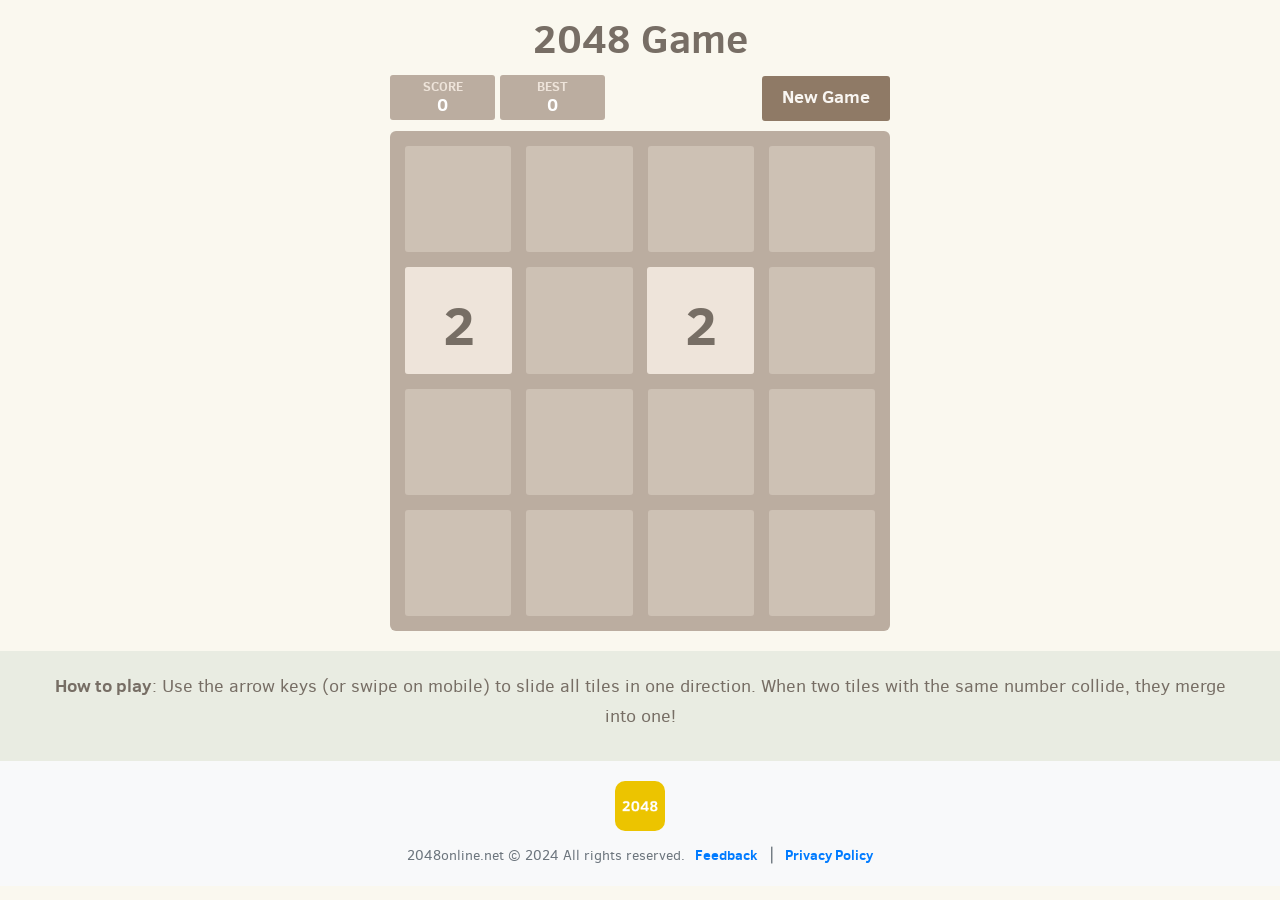
<file: index.html>
﻿<!DOCTYPE html>
<html lang="en">
<head>
    <meta charset="utf-8">
    <title>2048 online Game - Just for fun</title>

    <link href="style/main.css" rel="stylesheet" type="text/css">
    <link rel="shortcut icon" href="favicon.ico">
    <link rel="apple-touch-icon" href="meta/apple-touch-icon.png">
    <link rel="apple-touch-startup-image" href="meta/apple-touch-startup-image-640x1096.png" media="(device-width: 320px) and (device-height: 568px) and (-webkit-device-pixel-ratio: 2)"> <!-- iPhone 5+ -->
    <link rel="apple-touch-startup-image" href="meta/apple-touch-startup-image-640x920.png" media="(device-width: 320px) and (device-height: 480px) and (-webkit-device-pixel-ratio: 2)"> <!-- iPhone, retina -->
    <meta name="apple-mobile-web-app-capable" content="yes">
    <meta name="apple-mobile-web-app-status-bar-style" content="black">
    <meta name="description" content="Play 2048 game online. Join the numbers and get to the 2048 tile. Free game for fun!">
    <meta name="HandheldFriendly" content="True">
    <meta name="MobileOptimized" content="320">
    <meta name="viewport" content="width=device-width, target-densitydpi=160dpi, initial-scale=1.0, maximum-scale=1, user-scalable=no, minimal-ui">
    <meta property="og:title" content="2048 online Game - Just for fun">
    <meta property="og:description" content="Play 2048 game online. Join the numbers and get to the 2048 tile. Free game for fun!">
    <script defer data-domain="2048online.net" src="https://plausible.io/js/script.js"></script>
</head>
 
<body>
    <div class="container">
        <div class="heading">
            <h1 class="title" >2048 Game</h1>
        </div>

        <div class="above-game">
            <div class="scores-container">
                <div class="score-container">0</div>
                <div class="best-container">0</div>
            </div>
            <a class="restart-button">New Game</a>
        </div>

        <div class="game-container">
            <div class="game-message">
                <p></p>
                <div class="lower">
                    <a class="keep-playing-button">Keep going</a>
                    <a class="retry-button">Try again!</a>
                </div>
            </div>

            <div class="grid-container">
                <div class="grid-row">
                    <div class="grid-cell"></div>
                    <div class="grid-cell"></div>
                    <div class="grid-cell"></div>
                    <div class="grid-cell"></div>
                </div>
                <div class="grid-row">
                    <div class="grid-cell"></div>
                    <div class="grid-cell"></div>
                    <div class="grid-cell"></div>
                    <div class="grid-cell"></div>
                </div>
                <div class="grid-row">
                    <div class="grid-cell"></div>
                    <div class="grid-cell"></div>
                    <div class="grid-cell"></div>
                    <div class="grid-cell"></div>
                </div>
                <div class="grid-row">
                    <div class="grid-cell"></div>
                    <div class="grid-cell"></div>
                    <div class="grid-cell"></div>
                    <div class="grid-cell"></div>
                </div>
            </div>

            <div class="tile-container">

            </div>
        </div>
    </div>

    <section class="howtoplay">

        <P><strong>How to play</strong>: Use the arrow keys (or swipe on mobile) to slide all tiles in one direction. When two tiles with the same number collide, they merge into one!
        </p>
    </section>
    <div class="footer-container">
    <footer class="footer">
        <div class="footer-top">
            <a class="footer-logo" href="/">
                <img id="footer-logo-img"  src="meta/apple-touch-icon.png" alt="2048 - Online Game" height="50">
            </a>
        </div>
        <div class="footer-bottom">
            <div class="footer-copir">2048online.net © 2024 All rights reserved.</div>
            <ul class="footer-links">
                <li><a href="mailto:young4uever@gmail.com?subject=2048online">Feedback</a></li>
                <li><a href="/pp.html">Privacy Policy</a></li>
            </ul>
        </div>
    </footer>
    </div>

    <script src="js/bind_polyfill.js"></script>
    <script src="js/classlist_polyfill.js"></script>
    <script src="js/animframe_polyfill.js"></script>
    <script src="js/keyboard_input_manager.js"></script>
    <script src="js/html_actuator.js"></script>
    <script src="js/grid.js"></script>
    <script src="js/tile.js"></script>
    <script src="js/local_storage_manager.js"></script>
    <script src="js/game_manager.js"></script>
    <script src="js/application.js"></script>


</body>
</html>
</file>
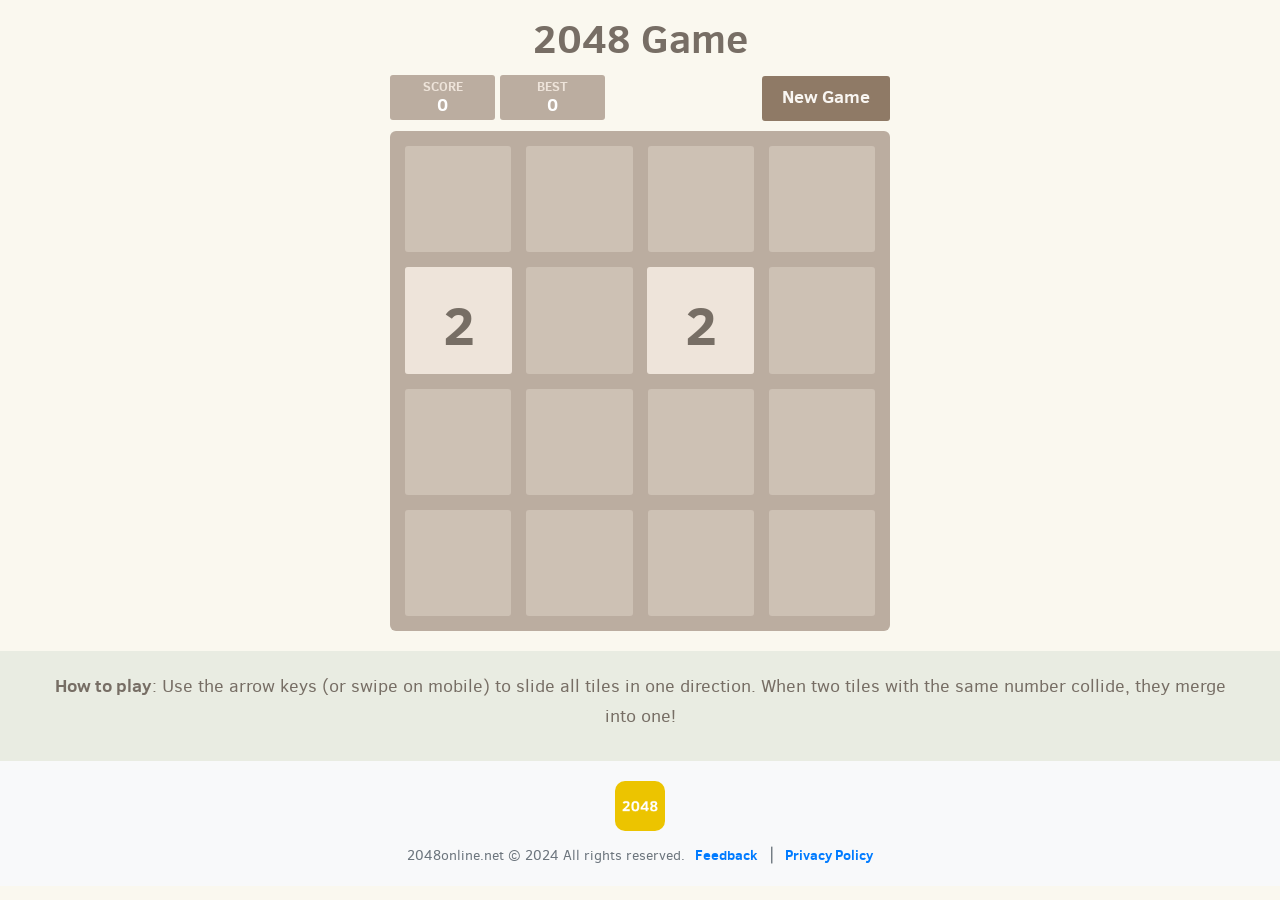
<file: 2048/index.html>
﻿<!DOCTYPE html>
<html lang="en">
<head>
    <meta charset="utf-8">
    <title>2048 online Game - Just for fun</title>

    <link href="style/main.css" rel="stylesheet" type="text/css">
    <link rel="shortcut icon" href="favicon.ico">
    <link rel="apple-touch-icon" href="meta/apple-touch-icon.png">
    <link rel="apple-touch-startup-image" href="meta/apple-touch-startup-image-640x1096.png" media="(device-width: 320px) and (device-height: 568px) and (-webkit-device-pixel-ratio: 2)"> <!-- iPhone 5+ -->
    <link rel="apple-touch-startup-image" href="meta/apple-touch-startup-image-640x920.png" media="(device-width: 320px) and (device-height: 480px) and (-webkit-device-pixel-ratio: 2)"> <!-- iPhone, retina -->
    <meta name="apple-mobile-web-app-capable" content="yes">
    <meta name="apple-mobile-web-app-status-bar-style" content="black">
    <meta name="description" content="Play 2048 game online. Join the numbers and get to the 2048 tile. Free game for fun!">
    <meta name="HandheldFriendly" content="True">
    <meta name="MobileOptimized" content="320">
    <meta name="viewport" content="width=device-width, target-densitydpi=160dpi, initial-scale=1.0, maximum-scale=1, user-scalable=no, minimal-ui">
    <meta property="og:title" content="2048 online Game - Just for fun">
    <meta property="og:description" content="Play 2048 game online. Join the numbers and get to the 2048 tile. Free game for fun!">
    <script defer data-domain="2048online.net" src="https://plausible.io/js/script.js"></script>
</head>
 
<body>
    <div class="container">
        <div class="heading">
            <h1 class="title" >2048 Game</h1>
        </div>

        <div class="above-game">
            <div class="scores-container">
                <div class="score-container">0</div>
                <div class="best-container">0</div>
            </div>
            <a class="restart-button">New Game</a>
        </div>

        <div class="game-container">
            <div class="game-message">
                <p></p>
                <div class="lower">
                    <a class="keep-playing-button">Keep going</a>
                    <a class="retry-button">Try again!</a>
                </div>
            </div>

            <div class="grid-container">
                <div class="grid-row">
                    <div class="grid-cell"></div>
                    <div class="grid-cell"></div>
                    <div class="grid-cell"></div>
                    <div class="grid-cell"></div>
                </div>
                <div class="grid-row">
                    <div class="grid-cell"></div>
                    <div class="grid-cell"></div>
                    <div class="grid-cell"></div>
                    <div class="grid-cell"></div>
                </div>
                <div class="grid-row">
                    <div class="grid-cell"></div>
                    <div class="grid-cell"></div>
                    <div class="grid-cell"></div>
                    <div class="grid-cell"></div>
                </div>
                <div class="grid-row">
                    <div class="grid-cell"></div>
                    <div class="grid-cell"></div>
                    <div class="grid-cell"></div>
                    <div class="grid-cell"></div>
                </div>
            </div>

            <div class="tile-container">

            </div>
        </div>
    </div>

    <section class="howtoplay">

        <P><strong>How to play</strong>: Use the arrow keys (or swipe on mobile) to slide all tiles in one direction. When two tiles with the same number collide, they merge into one!
        </p>
    </section>
    <div class="footer-container">
    <footer class="footer">
        <div class="footer-top">
            <a class="footer-logo" href="./">
                <img id="footer-logo-img"  src="meta/apple-touch-icon.png" alt="2048 - Online Game" height="50">
            </a>
        </div>
        <div class="footer-bottom">
            <div class="footer-copir">2048online.net © 2024 All rights reserved.</div>
            <ul class="footer-links">
                <li><a href="mailto:young4uever@gmail.com?subject=2048online">Feedback</a></li>
                <li><a href="pp.html">Privacy Policy</a></li>
            </ul>
        </div>
    </footer>
    </div>

    <script src="js/bind_polyfill.js"></script>
    <script src="js/classlist_polyfill.js"></script>
    <script src="js/animframe_polyfill.js"></script>
    <script src="js/keyboard_input_manager.js"></script>
    <script src="js/html_actuator.js"></script>
    <script src="js/grid.js"></script>
    <script src="js/tile.js"></script>
    <script src="js/local_storage_manager.js"></script>
    <script src="js/game_manager.js"></script>
    <script src="js/application.js"></script>


</body>
</html>
</file>
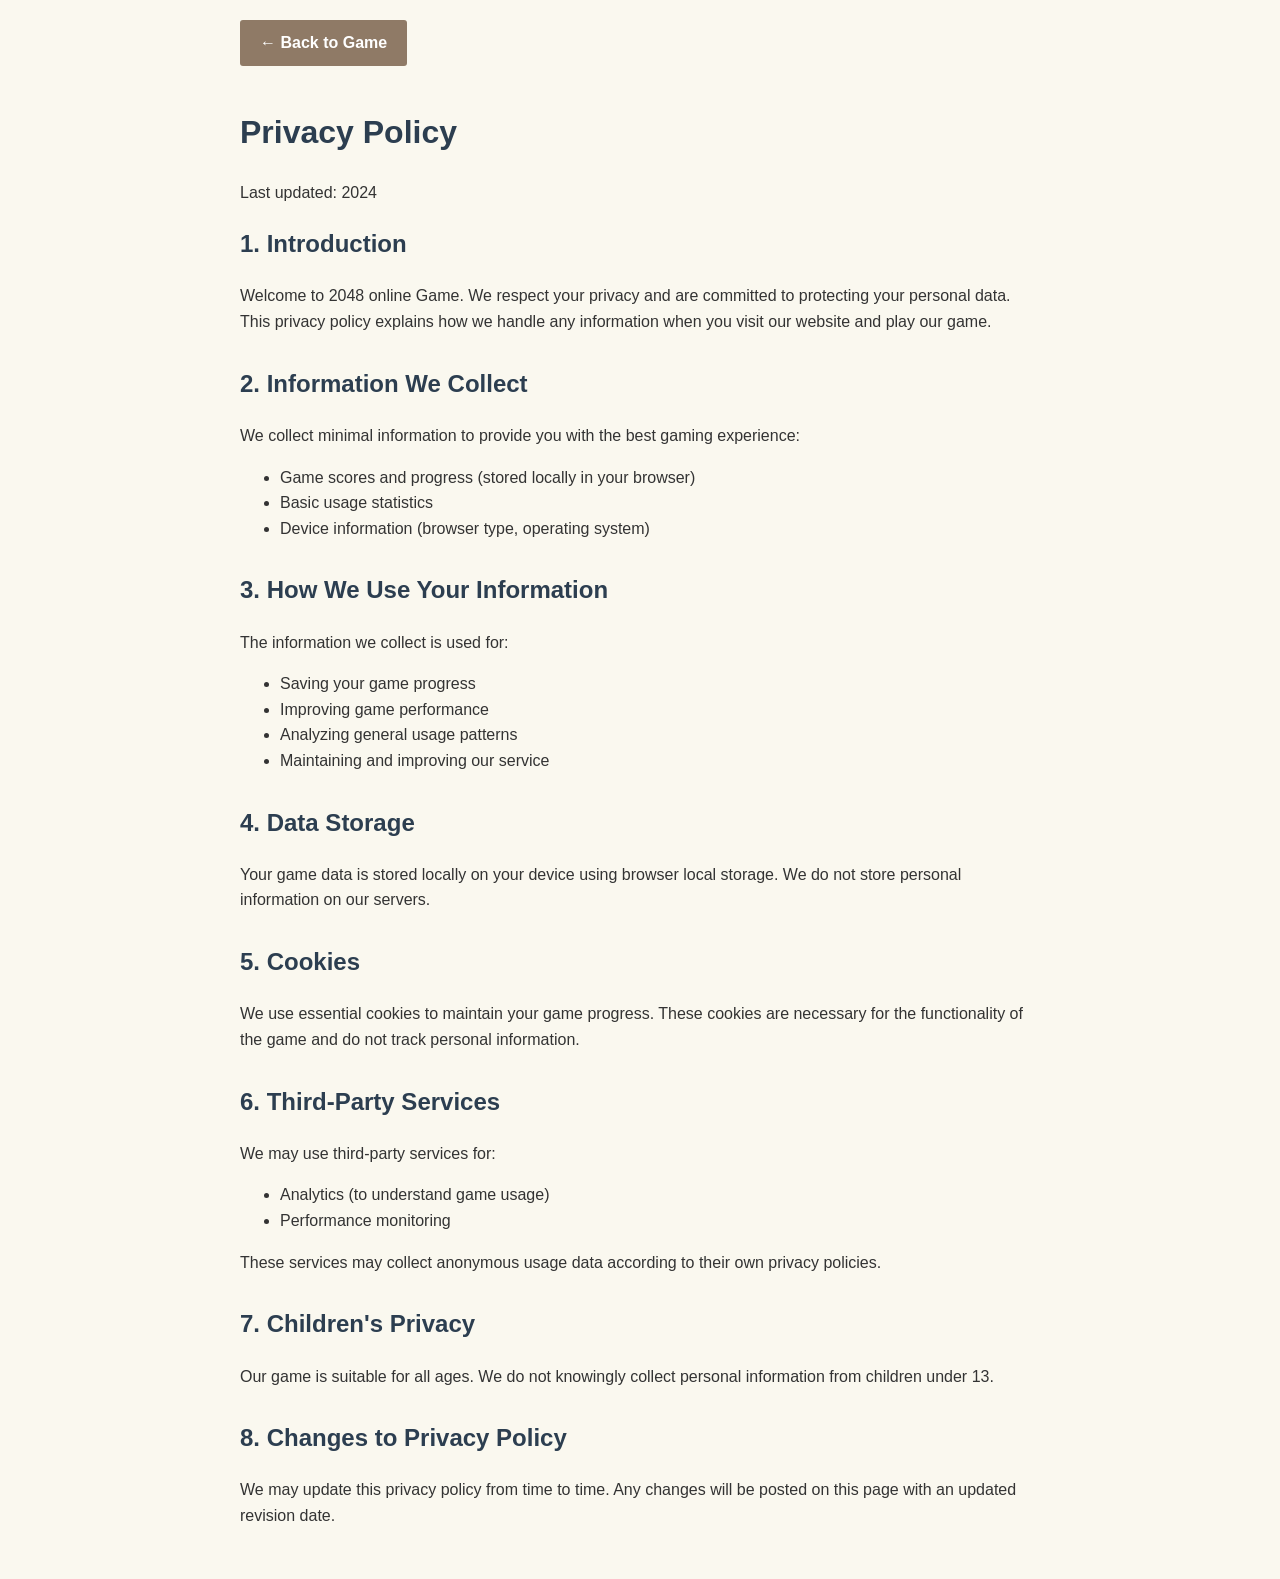
<file: pp.html>
<!DOCTYPE html>
<html lang="en">
  <head>
    <meta charset="UTF-8" />
    <meta name="viewport" content="width=device-width, initial-scale=1.0" />
    <title>Privacy Policy - 2048 online Game</title>
    <style>
      body {
        font-family: Arial, sans-serif;
        line-height: 1.6;
        max-width: 800px;
        margin: 0 auto;
        padding: 20px;
        color: #333;
        background-color: #faf8ef;
      }
      h1,
      h2 {
        color: #2c3e50;
      }
      .section {
        margin-bottom: 30px;
      }
      .back-button {
        display: inline-block;
        padding: 10px 20px;
        background-color: #8f7a66;
        color: white;
        text-decoration: none;
        border-radius: 3px;
        margin-bottom: 20px;
        font-weight: bold;
      }
      .back-button:hover {
        background-color: #7f6a56;
      }
    </style>
  </head>
  <body>
    <a href="/" class="back-button">← Back to Game</a>

    <h1>Privacy Policy</h1>
    <p>Last updated: 2024</p>

    <div class="section">
      <h2>1. Introduction</h2>
      <p>
        Welcome to 2048 online Game. We respect your privacy and are committed
        to protecting your personal data. This privacy policy explains how we
        handle any information when you visit our website and play our game.
      </p>
    </div>

    <div class="section">
      <h2>2. Information We Collect</h2>
      <p>
        We collect minimal information to provide you with the best gaming
        experience:
      </p>
      <ul>
        <li>Game scores and progress (stored locally in your browser)</li>
        <li>Basic usage statistics</li>
        <li>Device information (browser type, operating system)</li>
      </ul>
    </div>

    <div class="section">
      <h2>3. How We Use Your Information</h2>
      <p>The information we collect is used for:</p>
      <ul>
        <li>Saving your game progress</li>
        <li>Improving game performance</li>
        <li>Analyzing general usage patterns</li>
        <li>Maintaining and improving our service</li>
      </ul>
    </div>

    <div class="section">
      <h2>4. Data Storage</h2>
      <p>
        Your game data is stored locally on your device using browser local
        storage. We do not store personal information on our servers.
      </p>
    </div>

    <div class="section">
      <h2>5. Cookies</h2>
      <p>
        We use essential cookies to maintain your game progress. These cookies
        are necessary for the functionality of the game and do not track
        personal information.
      </p>
    </div>

    <div class="section">
      <h2>6. Third-Party Services</h2>
      <p>We may use third-party services for:</p>
      <ul>
        <li>Analytics (to understand game usage)</li>
        <li>Performance monitoring</li>
      </ul>
      <p>
        These services may collect anonymous usage data according to their own
        privacy policies.
      </p>
    </div>

    <div class="section">
      <h2>7. Children's Privacy</h2>
      <p>
        Our game is suitable for all ages. We do not knowingly collect personal
        information from children under 13.
      </p>
    </div>

    <div class="section">
      <h2>8. Changes to Privacy Policy</h2>
      <p>
        We may update this privacy policy from time to time. Any changes will be
        posted on this page with an updated revision date.
      </p>
    </div>
  </body>
</html>
</file>
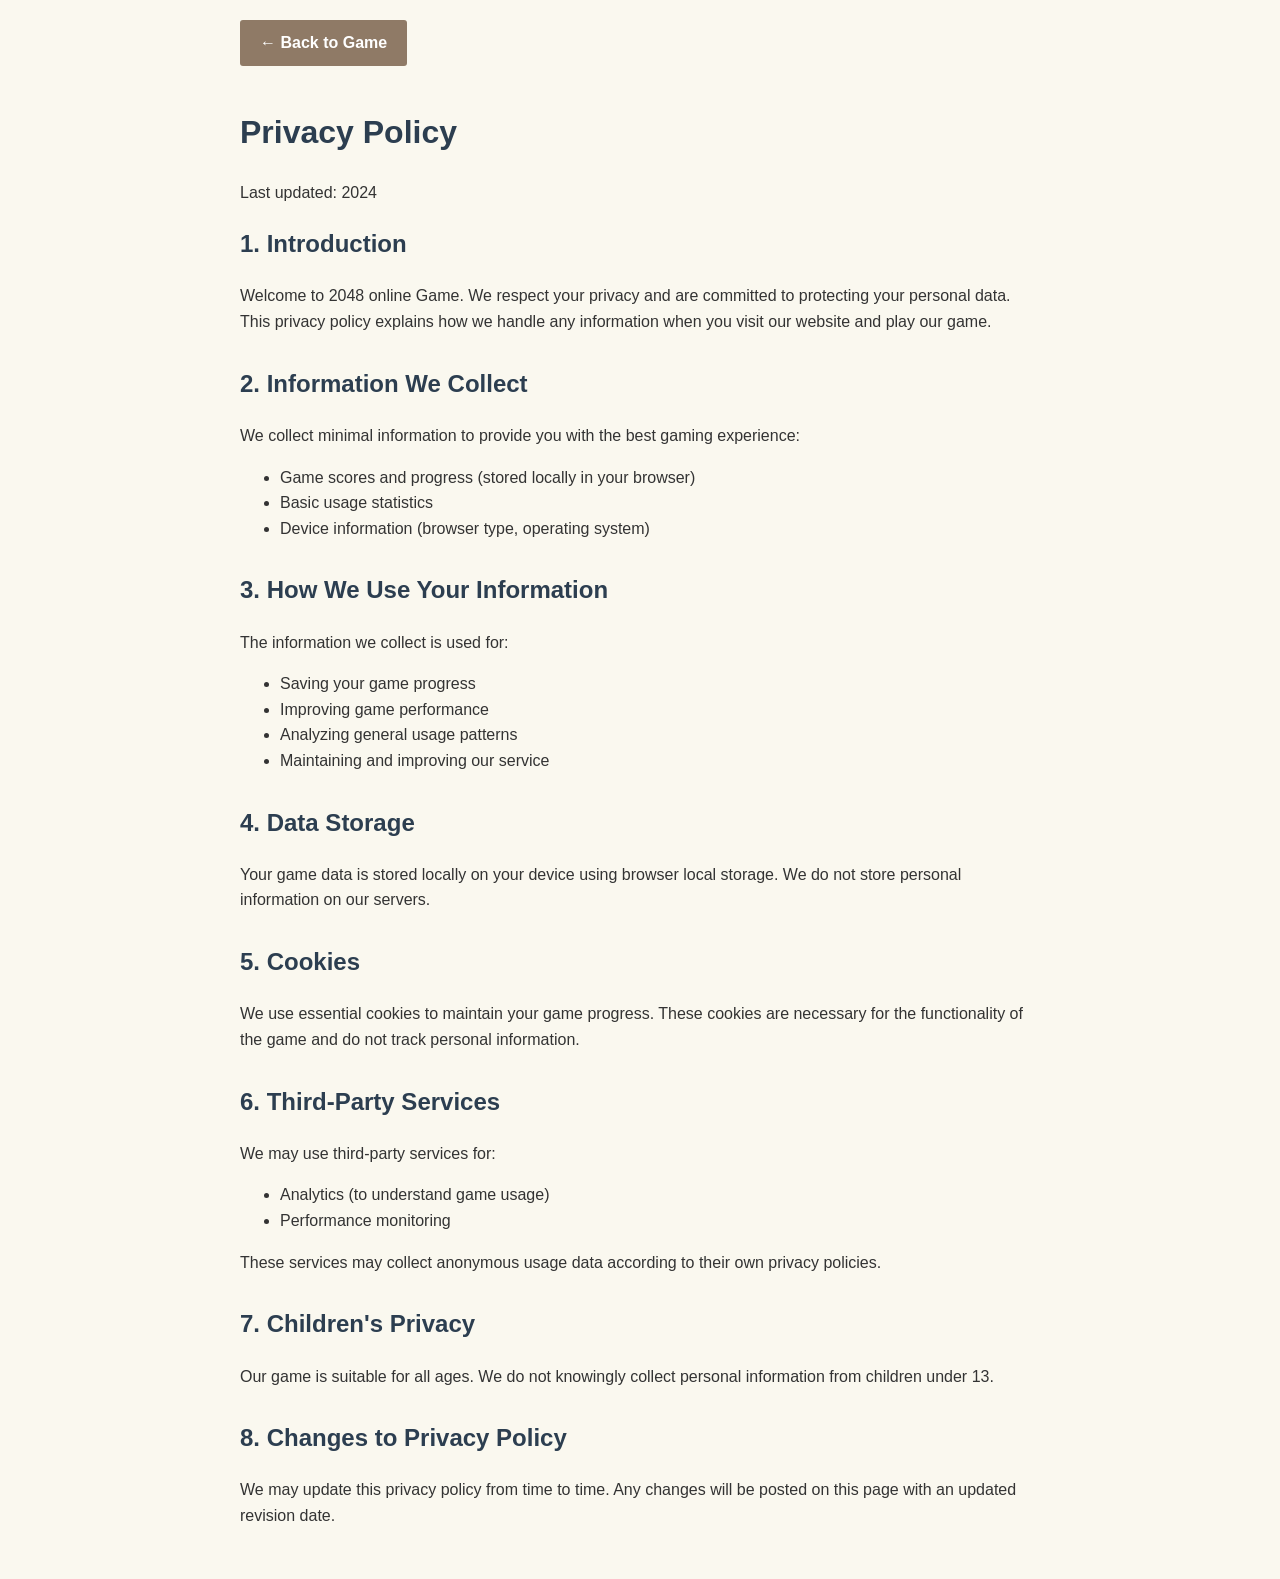
<file: 2048/pp.html>
<!DOCTYPE html>
<html lang="en">
  <head>
    <meta charset="UTF-8" />
    <meta name="viewport" content="width=device-width, initial-scale=1.0" />
    <title>Privacy Policy - 2048 online Game</title>
    <style>
      body {
        font-family: Arial, sans-serif;
        line-height: 1.6;
        max-width: 800px;
        margin: 0 auto;
        padding: 20px;
        color: #333;
        background-color: #faf8ef;
      }
      h1,
      h2 {
        color: #2c3e50;
      }
      .section {
        margin-bottom: 30px;
      }
      .back-button {
        display: inline-block;
        padding: 10px 20px;
        background-color: #8f7a66;
        color: white;
        text-decoration: none;
        border-radius: 3px;
        margin-bottom: 20px;
        font-weight: bold;
      }
      .back-button:hover {
        background-color: #7f6a56;
      }
    </style>
  </head>
  <body>
    <a href="./" class="back-button">← Back to Game</a>

    <h1>Privacy Policy</h1>
    <p>Last updated: 2024</p>

    <div class="section">
      <h2>1. Introduction</h2>
      <p>
        Welcome to 2048 online Game. We respect your privacy and are committed
        to protecting your personal data. This privacy policy explains how we
        handle any information when you visit our website and play our game.
      </p>
    </div>

    <div class="section">
      <h2>2. Information We Collect</h2>
      <p>
        We collect minimal information to provide you with the best gaming
        experience:
      </p>
      <ul>
        <li>Game scores and progress (stored locally in your browser)</li>
        <li>Basic usage statistics</li>
        <li>Device information (browser type, operating system)</li>
      </ul>
    </div>

    <div class="section">
      <h2>3. How We Use Your Information</h2>
      <p>The information we collect is used for:</p>
      <ul>
        <li>Saving your game progress</li>
        <li>Improving game performance</li>
        <li>Analyzing general usage patterns</li>
        <li>Maintaining and improving our service</li>
      </ul>
    </div>

    <div class="section">
      <h2>4. Data Storage</h2>
      <p>
        Your game data is stored locally on your device using browser local
        storage. We do not store personal information on our servers.
      </p>
    </div>

    <div class="section">
      <h2>5. Cookies</h2>
      <p>
        We use essential cookies to maintain your game progress. These cookies
        are necessary for the functionality of the game and do not track
        personal information.
      </p>
    </div>

    <div class="section">
      <h2>6. Third-Party Services</h2>
      <p>We may use third-party services for:</p>
      <ul>
        <li>Analytics (to understand game usage)</li>
        <li>Performance monitoring</li>
      </ul>
      <p>
        These services may collect anonymous usage data according to their own
        privacy policies.
      </p>
    </div>

    <div class="section">
      <h2>7. Children's Privacy</h2>
      <p>
        Our game is suitable for all ages. We do not knowingly collect personal
        information from children under 13.
      </p>
    </div>

    <div class="section">
      <h2>8. Changes to Privacy Policy</h2>
      <p>
        We may update this privacy policy from time to time. Any changes will be
        posted on this page with an updated revision date.
      </p>
    </div>
  </body>
</html>
</file>
<file: style/main.css>
﻿@import url(fonts/clear-sans.css);
html, body {
  margin: 0;
  padding: 0;
  background: #faf8ef;
  color: #776e65;
  font-family: "Clear Sans", "Helvetica Neue", Arial, sans-serif;
  font-size: 18px; }

body {
  margin: 10px 0; }

h1.title {
  font-size: 40px;
  font-weight: bold;
  text-align: center;
  margin: 10px 0;
  display: block;}

@-webkit-keyframes move-up {
  0% {
    top: 25px;
    opacity: 1; }

  100% {
    top: -50px;
    opacity: 0; } }
@-moz-keyframes move-up {
  0% {
    top: 25px;
    opacity: 1; }

  100% {
    top: -50px;
    opacity: 0; } }
@keyframes move-up {
  0% {
    top: 25px;
    opacity: 1; }

  100% {
    top: -50px;
    opacity: 0; } } 
    
.scores-container {
  float: left;
  text-align: right; }

.score-container, .best-container {
  position: relative;
  display: inline-block;
  background: #bbada0;
  padding: 10px 30px;
  font-size: 18px;
  height: 25px;
  width: 45px;
  line-height: 40px;
  font-weight: bold;
  border-radius: 3px;
  color: white;
  margin-top: -1px;
  text-align: center; }
  .score-container:after, .best-container:after {
    position: absolute;
    width: 100%;
    top: 5px;
    left: 0;
    text-transform: uppercase;
    font-size: 13px;
    line-height: 13px;
    text-align: center;
    color: #eee4da; }
  .score-container .score-addition, .best-container .score-addition {
    position: absolute;
    right: 30px;
    color: red;
    font-size: px;
    line-height: 25px;
    font-weight: bold;
    color: rgba(119, 110, 101, 0.9);
    z-index: 100;
    -webkit-animation: move-up 600ms ease-in;
    -moz-animation: move-up 600ms ease-in;
    animation: move-up 600ms ease-in;
    -webkit-animation-fill-mode: both;
    -moz-animation-fill-mode: both;
    animation-fill-mode: both; }

.score-container:after {
  content: "Score"; }

.best-container:after {
  content: "Best"; }

p {
  margin-top: 0;
  margin-bottom: 10px;
  line-height: 1.65; }

a {
  color: #776e65;
  font-weight: bold;
  text-decoration: underline;
  cursor: pointer; }

strong.important {
  text-transform: uppercase; }

hr {
  border: none;
  border-bottom: 1px solid #d8d4d0;
  margin-top: 20px;
  margin-bottom: 30px; }

.howtoplay {
  margin-top: 20px;
  margin-bottom: 0px;
  padding: 20px 50px;
  background-color: #e9ece2;
  text-align: center;
}

.footer {
  background-color: #f8f9fa;
  padding: 20px;
  text-align: center;
}

.footer-top {
  margin-bottom: 5px;
}

.footer-logo img {
  height: 50px;
  border-radius: 10px;
}

.footer-bottom {
  display: flex;
  flex-direction: column;
  align-items: center;
}

.footer-copir, .footer-links {
  display: inline;
}

.footer-copir {
  font-size: 14px;
  color: #6c757d;
  margin-right: 10px; 
  margin-top: 3px;
}

.footer-links {
  list-style: none;
  padding: 0;
  margin: 0;
  display: inline-flex; 
  gap: 10px;
}

.footer-links li {
  display: inline;
  position: relative;
}

.footer-links li + li::before {
  content: "|";
  margin-right: 10px;
  color: #6c757d;
}

.footer-links a {
  text-decoration: none;
  color: #007bff;
  font-size: 14px;
}

.footer-links a:hover {
  text-decoration: underline;
}


@media (min-width: 768px) {
  .footer-bottom {
    flex-direction: row;
    justify-content: center; 
    align-items: center;
  }
}


.container {
  width: 500px;
  margin: 0 auto; }

@-webkit-keyframes fade-in {
  0% {
    opacity: 0; }

  100% {
    opacity: 1; } }
@-moz-keyframes fade-in {
  0% {
    opacity: 0; }

  100% {
    opacity: 1; } }
@keyframes fade-in {
  0% {
    opacity: 0; }

  100% {
    opacity: 1; } }
.game-container {
  margin-top: 10px;
  position: relative;
  padding: 15px;
  cursor: default;
  -webkit-touch-callout: none;
  -ms-touch-callout: none;
  -ms-touch-action: none;
  touch-action: none;
  background: #bbada0;
  border-radius: 6px;
  width: 500px;
  height: 500px;
  -webkit-box-sizing: border-box;
  -moz-box-sizing: border-box;
  box-sizing: border-box; }
  .game-container .game-message {
    display: none;
    position: absolute;
    top: 0;
    right: 0;
    bottom: 0;
    left: 0;
    background: rgba(238, 228, 218, 0.5);
    z-index: 100;
    text-align: center;
    -webkit-animation: fade-in 800ms ease 1200ms;
    -moz-animation: fade-in 800ms ease 1200ms;
    animation: fade-in 800ms ease 1200ms;
    -webkit-animation-fill-mode: both;
    -moz-animation-fill-mode: both;
    animation-fill-mode: both; }
    .game-container .game-message p {
      font-size: 60px;
      font-weight: bold;
      height: 60px;
      line-height: 60px;
      margin-top: 222px; }
    .game-container .game-message .lower {
      display: block;
      margin-top: 59px; }
    .game-container .game-message a {
      display: inline-block;
      background: #8f7a66;
      border-radius: 3px;
      padding: 0 20px;
      text-decoration: none;
      color: #f9f6f2;
      height: 40px;
      line-height: 42px;
      margin-left: 9px; }
      .game-container .game-message a.keep-playing-button {
        display: none; }
    .game-container .game-message.game-won {
      background: rgba(237, 194, 46, 0.5);
      color: #f9f6f2; }
      .game-container .game-message.game-won a.keep-playing-button {
        display: inline-block; }
    .game-container .game-message.game-won, .game-container .game-message.game-over {
      display: block; }

.grid-container {
  position: absolute;
  z-index: 1; }

.grid-row {
  margin-bottom: 15px; }
  .grid-row:last-child {
    margin-bottom: 0; }
  .grid-row:after {
    content: "";
    display: block;
    clear: both; }

.grid-cell {
  width: 106.25px;
  height: 106.25px;
  margin-right: 15px;
  float: left;
  border-radius: 3px;
  background: rgba(238, 228, 218, 0.35); }
  .grid-cell:last-child {
    margin-right: 0; }

.tile-container {
  position: absolute;
  z-index: 2; }

.tile, .tile .tile-inner {
  width: 107px;
  height: 107px;
  line-height: 116.25px; }
.tile.tile-position-1-1 {
  -webkit-transform: translate(0px, 0px);
  -moz-transform: translate(0px, 0px);
  transform: translate(0px, 0px); }
.tile.tile-position-1-2 {
  -webkit-transform: translate(0px, 121px);
  -moz-transform: translate(0px, 121px);
  transform: translate(0px, 121px); }
.tile.tile-position-1-3 {
  -webkit-transform: translate(0px, 242px);
  -moz-transform: translate(0px, 242px);
  transform: translate(0px, 242px); }
.tile.tile-position-1-4 {
  -webkit-transform: translate(0px, 363px);
  -moz-transform: translate(0px, 363px);
  transform: translate(0px, 363px); }
.tile.tile-position-2-1 {
  -webkit-transform: translate(121px, 0px);
  -moz-transform: translate(121px, 0px);
  transform: translate(121px, 0px); }
.tile.tile-position-2-2 {
  -webkit-transform: translate(121px, 121px);
  -moz-transform: translate(121px, 121px);
  transform: translate(121px, 121px); }
.tile.tile-position-2-3 {
  -webkit-transform: translate(121px, 242px);
  -moz-transform: translate(121px, 242px);
  transform: translate(121px, 242px); }
.tile.tile-position-2-4 {
  -webkit-transform: translate(121px, 363px);
  -moz-transform: translate(121px, 363px);
  transform: translate(121px, 363px); }
.tile.tile-position-3-1 {
  -webkit-transform: translate(242px, 0px);
  -moz-transform: translate(242px, 0px);
  transform: translate(242px, 0px); }
.tile.tile-position-3-2 {
  -webkit-transform: translate(242px, 121px);
  -moz-transform: translate(242px, 121px);
  transform: translate(242px, 121px); }
.tile.tile-position-3-3 {
  -webkit-transform: translate(242px, 242px);
  -moz-transform: translate(242px, 242px);
  transform: translate(242px, 242px); }
.tile.tile-position-3-4 {
  -webkit-transform: translate(242px, 363px);
  -moz-transform: translate(242px, 363px);
  transform: translate(242px, 363px); }
.tile.tile-position-4-1 {
  -webkit-transform: translate(363px, 0px);
  -moz-transform: translate(363px, 0px);
  transform: translate(363px, 0px); }
.tile.tile-position-4-2 {
  -webkit-transform: translate(363px, 121px);
  -moz-transform: translate(363px, 121px);
  transform: translate(363px, 121px); }
.tile.tile-position-4-3 {
  -webkit-transform: translate(363px, 242px);
  -moz-transform: translate(363px, 242px);
  transform: translate(363px, 242px); }
.tile.tile-position-4-4 {
  -webkit-transform: translate(363px, 363px);
  -moz-transform: translate(363px, 363px);
  transform: translate(363px, 363px); }

.tile {
  position: absolute;
  -webkit-transition: 100ms ease-in-out;
  -moz-transition: 100ms ease-in-out;
  transition: 100ms ease-in-out;
  -webkit-transition-property: -webkit-transform;
  -moz-transition-property: -moz-transform;
  transition-property: transform; }
  .tile .tile-inner {
    border-radius: 3px;
    background: #eee4da;
    text-align: center;
    font-weight: bold;
    z-index: 10;
    font-size: 55px; }
  .tile.tile-2 .tile-inner {
    background: #eee4da;
    box-shadow: 0 0 30px 10px rgba(243, 215, 116, 0), inset 0 0 0 1px rgba(255, 255, 255, 0); }
  .tile.tile-4 .tile-inner {
    background: #ede0c8;
    box-shadow: 0 0 30px 10px rgba(243, 215, 116, 0), inset 0 0 0 1px rgba(255, 255, 255, 0); }
  .tile.tile-8 .tile-inner {
    color: #f9f6f2;
    background: #f2b179; }
  .tile.tile-16 .tile-inner {
    color: #f9f6f2;
    background: #f59563; }
  .tile.tile-32 .tile-inner {
    color: #f9f6f2;
    background: #f67c5f; }
  .tile.tile-64 .tile-inner {
    color: #f9f6f2;
    background: #f65e3b; }
  .tile.tile-128 .tile-inner {
    color: #f9f6f2;
    background: #edcf72;
    box-shadow: 0 0 30px 10px rgba(243, 215, 116, 0.2381), inset 0 0 0 1px rgba(255, 255, 255, 0.14286);
    font-size: 45px; }
    @media screen and (max-width: 520px) {
      .tile.tile-128 .tile-inner {
        font-size: 25px; } }
  .tile.tile-256 .tile-inner {
    color: #f9f6f2;
    background: #edcc61;
    box-shadow: 0 0 30px 10px rgba(243, 215, 116, 0.31746), inset 0 0 0 1px rgba(255, 255, 255, 0.19048);
    font-size: 45px; }
    @media screen and (max-width: 520px) {
      .tile.tile-256 .tile-inner {
        font-size: 25px; } }
  .tile.tile-512 .tile-inner {
    color: #f9f6f2;
    background: #edc850;
    box-shadow: 0 0 30px 10px rgba(243, 215, 116, 0.39683), inset 0 0 0 1px rgba(255, 255, 255, 0.2381);
    font-size: 45px; }
    @media screen and (max-width: 520px) {
      .tile.tile-512 .tile-inner {
        font-size: 25px; } }
  .tile.tile-1024 .tile-inner {
    color: #f9f6f2;
    background: #edc53f;
    box-shadow: 0 0 30px 10px rgba(243, 215, 116, 0.47619), inset 0 0 0 1px rgba(255, 255, 255, 0.28571);
    font-size: 35px; }
    @media screen and (max-width: 520px) {
      .tile.tile-1024 .tile-inner {
        font-size: 15px; } }
  .tile.tile-2048 .tile-inner {
    color: #f9f6f2;
    background: #edc22e;
    box-shadow: 0 0 30px 10px rgba(243, 215, 116, 0.55556), inset 0 0 0 1px rgba(255, 255, 255, 0.33333);
    font-size: 35px; }
    @media screen and (max-width: 520px) {
      .tile.tile-2048 .tile-inner {
        font-size: 15px; } }
  .tile.tile-super .tile-inner {
    color: #f9f6f2;
    background: #3c3a32;
    font-size: 30px; }
    @media screen and (max-width: 520px) {
      .tile.tile-super .tile-inner {
        font-size: 10px; } }

@-webkit-keyframes appear {
  0% {
    opacity: 0;
    -webkit-transform: scale(0);
    -moz-transform: scale(0);
    transform: scale(0); }

  100% {
    opacity: 1;
    -webkit-transform: scale(1);
    -moz-transform: scale(1);
    transform: scale(1); } }
@-moz-keyframes appear {
  0% {
    opacity: 0;
    -webkit-transform: scale(0);
    -moz-transform: scale(0);
    transform: scale(0); }

  100% {
    opacity: 1;
    -webkit-transform: scale(1);
    -moz-transform: scale(1);
    transform: scale(1); } }
@keyframes appear {
  0% {
    opacity: 0;
    -webkit-transform: scale(0);
    -moz-transform: scale(0);
    transform: scale(0); }

  100% {
    opacity: 1;
    -webkit-transform: scale(1);
    -moz-transform: scale(1);
    transform: scale(1); } }
.tile-new .tile-inner {
  -webkit-animation: appear 200ms ease 100ms;
  -moz-animation: appear 200ms ease 100ms;
  animation: appear 200ms ease 100ms;
  -webkit-animation-fill-mode: backwards;
  -moz-animation-fill-mode: backwards;
  animation-fill-mode: backwards; }

@-webkit-keyframes pop {
  0% {
    -webkit-transform: scale(0);
    -moz-transform: scale(0);
    transform: scale(0); }

  50% {
    -webkit-transform: scale(1.2);
    -moz-transform: scale(1.2);
    transform: scale(1.2); }

  100% {
    -webkit-transform: scale(1);
    -moz-transform: scale(1);
    transform: scale(1); } }
@-moz-keyframes pop {
  0% {
    -webkit-transform: scale(0);
    -moz-transform: scale(0);
    transform: scale(0); }

  50% {
    -webkit-transform: scale(1.2);
    -moz-transform: scale(1.2);
    transform: scale(1.2); }

  100% {
    -webkit-transform: scale(1);
    -moz-transform: scale(1);
    transform: scale(1); } }
@keyframes pop {
  0% {
    -webkit-transform: scale(0);
    -moz-transform: scale(0);
    transform: scale(0); }

  50% {
    -webkit-transform: scale(1.2);
    -moz-transform: scale(1.2);
    transform: scale(1.2); }

  100% {
    -webkit-transform: scale(1);
    -moz-transform: scale(1);
    transform: scale(1); } }
.tile-merged .tile-inner {
  z-index: 20;
  -webkit-animation: pop 200ms ease 100ms;
  -moz-animation: pop 200ms ease 100ms;
  animation: pop 200ms ease 100ms;
  -webkit-animation-fill-mode: backwards;
  -moz-animation-fill-mode: backwards;
  animation-fill-mode: backwards; }

.above-game:after {
  content: "";
  display: block;
  clear: both; }

.game-intro {
  float: left;
  line-height: 42px;
  margin-bottom: 0; }

.restart-button {
  background: #8f7a66;
  border-radius: 3px;
  padding: 0 20px;
  text-decoration: none;
  color: #f9f6f2;
  height: 45px;
  line-height: 42px;
  display: block;
  text-align: center;
  margin-top: 0px; 
  float: right;}

.game-explanation {
  margin-top: 50px; }

@media screen and (max-width: 520px) {
  html, body {
    font-size: 15px; }

  body {
    margin: 20px 0;
    padding: 0 20px; }

  h1.title {
    font-size: 25px;
    margin-top: 10px; }

  .container {
    width: 280px;
    margin: 0 auto; }

  .score-container, .best-container {
    margin-top: 0;
    padding: 15px 10px;
    min-width: 50px;}

  .heading {
    margin-bottom: 10px; }

  .game-intro {
    width: 55%;
    display: block;
    box-sizing: border-box;
    line-height: 1.65; }

  .restart-button {
    width: 35%;
    padding: 0;
    display: block;
    box-sizing: border-box;
    margin-top: 5px; }

  .game-container {
    margin-top: 17px;
    position: relative;
    padding: 10px;
    cursor: default;
    -webkit-touch-callout: none;
    -ms-touch-callout: none;
    -ms-touch-action: none;
    touch-action: none;
    background: #bbada0;
    border-radius: 6px;
    width: 280px;
    height: 280px;
    -webkit-box-sizing: border-box;
    -moz-box-sizing: border-box;
    box-sizing: border-box; }
    .game-container .game-message {
      display: none;
      position: absolute;
      top: 0;
      right: 0;
      bottom: 0;
      left: 0;
      background: rgba(238, 228, 218, 0.5);
      z-index: 100;
      text-align: center;
      -webkit-animation: fade-in 800ms ease 1200ms;
      -moz-animation: fade-in 800ms ease 1200ms;
      animation: fade-in 800ms ease 1200ms;
      -webkit-animation-fill-mode: both;
      -moz-animation-fill-mode: both;
      animation-fill-mode: both; }
      .game-container .game-message p {
        font-size: 60px;
        font-weight: bold;
        height: 60px;
        line-height: 60px;
        margin-top: 222px; }
      .game-container .game-message .lower {
        display: block;
        margin-top: 59px; }
      .game-container .game-message a {
        display: inline-block;
        background: #8f7a66;
        border-radius: 3px;
        padding: 0 20px;
        text-decoration: none;
        color: #f9f6f2;
        height: 40px;
        line-height: 42px;
        margin-left: 9px; }
        .game-container .game-message a.keep-playing-button {
          display: none; }
      .game-container .game-message.game-won {
        background: rgba(237, 194, 46, 0.5);
        color: #f9f6f2; }
        .game-container .game-message.game-won a.keep-playing-button {
          display: inline-block; }
      .game-container .game-message.game-won, .game-container .game-message.game-over {
        display: block; }

  .grid-container {
    position: absolute;
    z-index: 1; }

  .grid-row {
    margin-bottom: 10px; }
    .grid-row:last-child {
      margin-bottom: 0; }
    .grid-row:after {
      content: "";
      display: block;
      clear: both; }

  .grid-cell {
    width: 57.5px;
    height: 57.5px;
    margin-right: 10px;
    float: left;
    border-radius: 3px;
    background: rgba(238, 228, 218, 0.35); }
    .grid-cell:last-child {
      margin-right: 0; }

  .tile-container {
    position: absolute;
    z-index: 2; }

  .tile, .tile .tile-inner {
    width: 58px;
    height: 58px;
    line-height: 67.5px; }
  .tile.tile-position-1-1 {
    -webkit-transform: translate(0px, 0px);
    -moz-transform: translate(0px, 0px);
    transform: translate(0px, 0px); }
  .tile.tile-position-1-2 {
    -webkit-transform: translate(0px, 67px);
    -moz-transform: translate(0px, 67px);
    transform: translate(0px, 67px); }
  .tile.tile-position-1-3 {
    -webkit-transform: translate(0px, 135px);
    -moz-transform: translate(0px, 135px);
    transform: translate(0px, 135px); }
  .tile.tile-position-1-4 {
    -webkit-transform: translate(0px, 202px);
    -moz-transform: translate(0px, 202px);
    transform: translate(0px, 202px); }
  .tile.tile-position-2-1 {
    -webkit-transform: translate(67px, 0px);
    -moz-transform: translate(67px, 0px);
    transform: translate(67px, 0px); }
  .tile.tile-position-2-2 {
    -webkit-transform: translate(67px, 67px);
    -moz-transform: translate(67px, 67px);
    transform: translate(67px, 67px); }
  .tile.tile-position-2-3 {
    -webkit-transform: translate(67px, 135px);
    -moz-transform: translate(67px, 135px);
    transform: translate(67px, 135px); }
  .tile.tile-position-2-4 {
    -webkit-transform: translate(67px, 202px);
    -moz-transform: translate(67px, 202px);
    transform: translate(67px, 202px); }
  .tile.tile-position-3-1 {
    -webkit-transform: translate(135px, 0px);
    -moz-transform: translate(135px, 0px);
    transform: translate(135px, 0px); }
  .tile.tile-position-3-2 {
    -webkit-transform: translate(135px, 67px);
    -moz-transform: translate(135px, 67px);
    transform: translate(135px, 67px); }
  .tile.tile-position-3-3 {
    -webkit-transform: translate(135px, 135px);
    -moz-transform: translate(135px, 135px);
    transform: translate(135px, 135px); }
  .tile.tile-position-3-4 {
    -webkit-transform: translate(135px, 202px);
    -moz-transform: translate(135px, 202px);
    transform: translate(135px, 202px); }
  .tile.tile-position-4-1 {
    -webkit-transform: translate(202px, 0px);
    -moz-transform: translate(202px, 0px);
    transform: translate(202px, 0px); }
  .tile.tile-position-4-2 {
    -webkit-transform: translate(202px, 67px);
    -moz-transform: translate(202px, 67px);
    transform: translate(202px, 67px); }
  .tile.tile-position-4-3 {
    -webkit-transform: translate(202px, 135px);
    -moz-transform: translate(202px, 135px);
    transform: translate(202px, 135px); }
  .tile.tile-position-4-4 {
    -webkit-transform: translate(202px, 202px);
    -moz-transform: translate(202px, 202px);
    transform: translate(202px, 202px); }

  .tile .tile-inner {
    font-size: 35px; }

  .game-message p {
    font-size: 30px !important;
    height: 30px !important;
    line-height: 30px !important;
    margin-top: 90px !important; }
  .game-message .lower {
    margin-top: 30px !important; } }
</file>
<file: 2048/style/main.css>
﻿@import url(fonts/clear-sans.css);
html, body {
  margin: 0;
  padding: 0;
  background: #faf8ef;
  color: #776e65;
  font-family: "Clear Sans", "Helvetica Neue", Arial, sans-serif;
  font-size: 18px; }

body {
  margin: 10px 0; }

h1.title {
  font-size: 40px;
  font-weight: bold;
  text-align: center;
  margin: 10px 0;
  display: block;}

@-webkit-keyframes move-up {
  0% {
    top: 25px;
    opacity: 1; }

  100% {
    top: -50px;
    opacity: 0; } }
@-moz-keyframes move-up {
  0% {
    top: 25px;
    opacity: 1; }

  100% {
    top: -50px;
    opacity: 0; } }
@keyframes move-up {
  0% {
    top: 25px;
    opacity: 1; }

  100% {
    top: -50px;
    opacity: 0; } } 
    
.scores-container {
  float: left;
  text-align: right; }

.score-container, .best-container {
  position: relative;
  display: inline-block;
  background: #bbada0;
  padding: 10px 30px;
  font-size: 18px;
  height: 25px;
  width: 45px;
  line-height: 40px;
  font-weight: bold;
  border-radius: 3px;
  color: white;
  margin-top: -1px;
  text-align: center; }
  .score-container:after, .best-container:after {
    position: absolute;
    width: 100%;
    top: 5px;
    left: 0;
    text-transform: uppercase;
    font-size: 13px;
    line-height: 13px;
    text-align: center;
    color: #eee4da; }
  .score-container .score-addition, .best-container .score-addition {
    position: absolute;
    right: 30px;
    color: red;
    font-size: px;
    line-height: 25px;
    font-weight: bold;
    color: rgba(119, 110, 101, 0.9);
    z-index: 100;
    -webkit-animation: move-up 600ms ease-in;
    -moz-animation: move-up 600ms ease-in;
    animation: move-up 600ms ease-in;
    -webkit-animation-fill-mode: both;
    -moz-animation-fill-mode: both;
    animation-fill-mode: both; }

.score-container:after {
  content: "Score"; }

.best-container:after {
  content: "Best"; }

p {
  margin-top: 0;
  margin-bottom: 10px;
  line-height: 1.65; }

a {
  color: #776e65;
  font-weight: bold;
  text-decoration: underline;
  cursor: pointer; }

strong.important {
  text-transform: uppercase; }

hr {
  border: none;
  border-bottom: 1px solid #d8d4d0;
  margin-top: 20px;
  margin-bottom: 30px; }

.howtoplay {
  margin-top: 20px;
  margin-bottom: 0px;
  padding: 20px 50px;
  background-color: #e9ece2;
  text-align: center;
}

.footer {
  background-color: #f8f9fa;
  padding: 20px;
  text-align: center;
}

.footer-top {
  margin-bottom: 5px;
}

.footer-logo img {
  height: 50px;
  border-radius: 10px;
}

.footer-bottom {
  display: flex;
  flex-direction: column;
  align-items: center;
}

.footer-copir, .footer-links {
  display: inline;
}

.footer-copir {
  font-size: 14px;
  color: #6c757d;
  margin-right: 10px; 
  margin-top: 3px;
}

.footer-links {
  list-style: none;
  padding: 0;
  margin: 0;
  display: inline-flex; 
  gap: 10px;
}

.footer-links li {
  display: inline;
  position: relative;
}

.footer-links li + li::before {
  content: "|";
  margin-right: 10px;
  color: #6c757d;
}

.footer-links a {
  text-decoration: none;
  color: #007bff;
  font-size: 14px;
}

.footer-links a:hover {
  text-decoration: underline;
}


@media (min-width: 768px) {
  .footer-bottom {
    flex-direction: row;
    justify-content: center; 
    align-items: center;
  }
}


.container {
  width: 500px;
  margin: 0 auto; }

@-webkit-keyframes fade-in {
  0% {
    opacity: 0; }

  100% {
    opacity: 1; } }
@-moz-keyframes fade-in {
  0% {
    opacity: 0; }

  100% {
    opacity: 1; } }
@keyframes fade-in {
  0% {
    opacity: 0; }

  100% {
    opacity: 1; } }
.game-container {
  margin-top: 10px;
  position: relative;
  padding: 15px;
  cursor: default;
  -webkit-touch-callout: none;
  -ms-touch-callout: none;
  -ms-touch-action: none;
  touch-action: none;
  background: #bbada0;
  border-radius: 6px;
  width: 500px;
  height: 500px;
  -webkit-box-sizing: border-box;
  -moz-box-sizing: border-box;
  box-sizing: border-box; }
  .game-container .game-message {
    display: none;
    position: absolute;
    top: 0;
    right: 0;
    bottom: 0;
    left: 0;
    background: rgba(238, 228, 218, 0.5);
    z-index: 100;
    text-align: center;
    -webkit-animation: fade-in 800ms ease 1200ms;
    -moz-animation: fade-in 800ms ease 1200ms;
    animation: fade-in 800ms ease 1200ms;
    -webkit-animation-fill-mode: both;
    -moz-animation-fill-mode: both;
    animation-fill-mode: both; }
    .game-container .game-message p {
      font-size: 60px;
      font-weight: bold;
      height: 60px;
      line-height: 60px;
      margin-top: 222px; }
    .game-container .game-message .lower {
      display: block;
      margin-top: 59px; }
    .game-container .game-message a {
      display: inline-block;
      background: #8f7a66;
      border-radius: 3px;
      padding: 0 20px;
      text-decoration: none;
      color: #f9f6f2;
      height: 40px;
      line-height: 42px;
      margin-left: 9px; }
      .game-container .game-message a.keep-playing-button {
        display: none; }
    .game-container .game-message.game-won {
      background: rgba(237, 194, 46, 0.5);
      color: #f9f6f2; }
      .game-container .game-message.game-won a.keep-playing-button {
        display: inline-block; }
    .game-container .game-message.game-won, .game-container .game-message.game-over {
      display: block; }

.grid-container {
  position: absolute;
  z-index: 1; }

.grid-row {
  margin-bottom: 15px; }
  .grid-row:last-child {
    margin-bottom: 0; }
  .grid-row:after {
    content: "";
    display: block;
    clear: both; }

.grid-cell {
  width: 106.25px;
  height: 106.25px;
  margin-right: 15px;
  float: left;
  border-radius: 3px;
  background: rgba(238, 228, 218, 0.35); }
  .grid-cell:last-child {
    margin-right: 0; }

.tile-container {
  position: absolute;
  z-index: 2; }

.tile, .tile .tile-inner {
  width: 107px;
  height: 107px;
  line-height: 116.25px; }
.tile.tile-position-1-1 {
  -webkit-transform: translate(0px, 0px);
  -moz-transform: translate(0px, 0px);
  transform: translate(0px, 0px); }
.tile.tile-position-1-2 {
  -webkit-transform: translate(0px, 121px);
  -moz-transform: translate(0px, 121px);
  transform: translate(0px, 121px); }
.tile.tile-position-1-3 {
  -webkit-transform: translate(0px, 242px);
  -moz-transform: translate(0px, 242px);
  transform: translate(0px, 242px); }
.tile.tile-position-1-4 {
  -webkit-transform: translate(0px, 363px);
  -moz-transform: translate(0px, 363px);
  transform: translate(0px, 363px); }
.tile.tile-position-2-1 {
  -webkit-transform: translate(121px, 0px);
  -moz-transform: translate(121px, 0px);
  transform: translate(121px, 0px); }
.tile.tile-position-2-2 {
  -webkit-transform: translate(121px, 121px);
  -moz-transform: translate(121px, 121px);
  transform: translate(121px, 121px); }
.tile.tile-position-2-3 {
  -webkit-transform: translate(121px, 242px);
  -moz-transform: translate(121px, 242px);
  transform: translate(121px, 242px); }
.tile.tile-position-2-4 {
  -webkit-transform: translate(121px, 363px);
  -moz-transform: translate(121px, 363px);
  transform: translate(121px, 363px); }
.tile.tile-position-3-1 {
  -webkit-transform: translate(242px, 0px);
  -moz-transform: translate(242px, 0px);
  transform: translate(242px, 0px); }
.tile.tile-position-3-2 {
  -webkit-transform: translate(242px, 121px);
  -moz-transform: translate(242px, 121px);
  transform: translate(242px, 121px); }
.tile.tile-position-3-3 {
  -webkit-transform: translate(242px, 242px);
  -moz-transform: translate(242px, 242px);
  transform: translate(242px, 242px); }
.tile.tile-position-3-4 {
  -webkit-transform: translate(242px, 363px);
  -moz-transform: translate(242px, 363px);
  transform: translate(242px, 363px); }
.tile.tile-position-4-1 {
  -webkit-transform: translate(363px, 0px);
  -moz-transform: translate(363px, 0px);
  transform: translate(363px, 0px); }
.tile.tile-position-4-2 {
  -webkit-transform: translate(363px, 121px);
  -moz-transform: translate(363px, 121px);
  transform: translate(363px, 121px); }
.tile.tile-position-4-3 {
  -webkit-transform: translate(363px, 242px);
  -moz-transform: translate(363px, 242px);
  transform: translate(363px, 242px); }
.tile.tile-position-4-4 {
  -webkit-transform: translate(363px, 363px);
  -moz-transform: translate(363px, 363px);
  transform: translate(363px, 363px); }

.tile {
  position: absolute;
  -webkit-transition: 100ms ease-in-out;
  -moz-transition: 100ms ease-in-out;
  transition: 100ms ease-in-out;
  -webkit-transition-property: -webkit-transform;
  -moz-transition-property: -moz-transform;
  transition-property: transform; }
  .tile .tile-inner {
    border-radius: 3px;
    background: #eee4da;
    text-align: center;
    font-weight: bold;
    z-index: 10;
    font-size: 55px; }
  .tile.tile-2 .tile-inner {
    background: #eee4da;
    box-shadow: 0 0 30px 10px rgba(243, 215, 116, 0), inset 0 0 0 1px rgba(255, 255, 255, 0); }
  .tile.tile-4 .tile-inner {
    background: #ede0c8;
    box-shadow: 0 0 30px 10px rgba(243, 215, 116, 0), inset 0 0 0 1px rgba(255, 255, 255, 0); }
  .tile.tile-8 .tile-inner {
    color: #f9f6f2;
    background: #f2b179; }
  .tile.tile-16 .tile-inner {
    color: #f9f6f2;
    background: #f59563; }
  .tile.tile-32 .tile-inner {
    color: #f9f6f2;
    background: #f67c5f; }
  .tile.tile-64 .tile-inner {
    color: #f9f6f2;
    background: #f65e3b; }
  .tile.tile-128 .tile-inner {
    color: #f9f6f2;
    background: #edcf72;
    box-shadow: 0 0 30px 10px rgba(243, 215, 116, 0.2381), inset 0 0 0 1px rgba(255, 255, 255, 0.14286);
    font-size: 45px; }
    @media screen and (max-width: 520px) {
      .tile.tile-128 .tile-inner {
        font-size: 25px; } }
  .tile.tile-256 .tile-inner {
    color: #f9f6f2;
    background: #edcc61;
    box-shadow: 0 0 30px 10px rgba(243, 215, 116, 0.31746), inset 0 0 0 1px rgba(255, 255, 255, 0.19048);
    font-size: 45px; }
    @media screen and (max-width: 520px) {
      .tile.tile-256 .tile-inner {
        font-size: 25px; } }
  .tile.tile-512 .tile-inner {
    color: #f9f6f2;
    background: #edc850;
    box-shadow: 0 0 30px 10px rgba(243, 215, 116, 0.39683), inset 0 0 0 1px rgba(255, 255, 255, 0.2381);
    font-size: 45px; }
    @media screen and (max-width: 520px) {
      .tile.tile-512 .tile-inner {
        font-size: 25px; } }
  .tile.tile-1024 .tile-inner {
    color: #f9f6f2;
    background: #edc53f;
    box-shadow: 0 0 30px 10px rgba(243, 215, 116, 0.47619), inset 0 0 0 1px rgba(255, 255, 255, 0.28571);
    font-size: 35px; }
    @media screen and (max-width: 520px) {
      .tile.tile-1024 .tile-inner {
        font-size: 15px; } }
  .tile.tile-2048 .tile-inner {
    color: #f9f6f2;
    background: #edc22e;
    box-shadow: 0 0 30px 10px rgba(243, 215, 116, 0.55556), inset 0 0 0 1px rgba(255, 255, 255, 0.33333);
    font-size: 35px; }
    @media screen and (max-width: 520px) {
      .tile.tile-2048 .tile-inner {
        font-size: 15px; } }
  .tile.tile-super .tile-inner {
    color: #f9f6f2;
    background: #3c3a32;
    font-size: 30px; }
    @media screen and (max-width: 520px) {
      .tile.tile-super .tile-inner {
        font-size: 10px; } }

@-webkit-keyframes appear {
  0% {
    opacity: 0;
    -webkit-transform: scale(0);
    -moz-transform: scale(0);
    transform: scale(0); }

  100% {
    opacity: 1;
    -webkit-transform: scale(1);
    -moz-transform: scale(1);
    transform: scale(1); } }
@-moz-keyframes appear {
  0% {
    opacity: 0;
    -webkit-transform: scale(0);
    -moz-transform: scale(0);
    transform: scale(0); }

  100% {
    opacity: 1;
    -webkit-transform: scale(1);
    -moz-transform: scale(1);
    transform: scale(1); } }
@keyframes appear {
  0% {
    opacity: 0;
    -webkit-transform: scale(0);
    -moz-transform: scale(0);
    transform: scale(0); }

  100% {
    opacity: 1;
    -webkit-transform: scale(1);
    -moz-transform: scale(1);
    transform: scale(1); } }
.tile-new .tile-inner {
  -webkit-animation: appear 200ms ease 100ms;
  -moz-animation: appear 200ms ease 100ms;
  animation: appear 200ms ease 100ms;
  -webkit-animation-fill-mode: backwards;
  -moz-animation-fill-mode: backwards;
  animation-fill-mode: backwards; }

@-webkit-keyframes pop {
  0% {
    -webkit-transform: scale(0);
    -moz-transform: scale(0);
    transform: scale(0); }

  50% {
    -webkit-transform: scale(1.2);
    -moz-transform: scale(1.2);
    transform: scale(1.2); }

  100% {
    -webkit-transform: scale(1);
    -moz-transform: scale(1);
    transform: scale(1); } }
@-moz-keyframes pop {
  0% {
    -webkit-transform: scale(0);
    -moz-transform: scale(0);
    transform: scale(0); }

  50% {
    -webkit-transform: scale(1.2);
    -moz-transform: scale(1.2);
    transform: scale(1.2); }

  100% {
    -webkit-transform: scale(1);
    -moz-transform: scale(1);
    transform: scale(1); } }
@keyframes pop {
  0% {
    -webkit-transform: scale(0);
    -moz-transform: scale(0);
    transform: scale(0); }

  50% {
    -webkit-transform: scale(1.2);
    -moz-transform: scale(1.2);
    transform: scale(1.2); }

  100% {
    -webkit-transform: scale(1);
    -moz-transform: scale(1);
    transform: scale(1); } }
.tile-merged .tile-inner {
  z-index: 20;
  -webkit-animation: pop 200ms ease 100ms;
  -moz-animation: pop 200ms ease 100ms;
  animation: pop 200ms ease 100ms;
  -webkit-animation-fill-mode: backwards;
  -moz-animation-fill-mode: backwards;
  animation-fill-mode: backwards; }

.above-game:after {
  content: "";
  display: block;
  clear: both; }

.game-intro {
  float: left;
  line-height: 42px;
  margin-bottom: 0; }

.restart-button {
  background: #8f7a66;
  border-radius: 3px;
  padding: 0 20px;
  text-decoration: none;
  color: #f9f6f2;
  height: 45px;
  line-height: 42px;
  display: block;
  text-align: center;
  margin-top: 0px; 
  float: right;}

.game-explanation {
  margin-top: 50px; }

@media screen and (max-width: 520px) {
  html, body {
    font-size: 15px; }

  body {
    margin: 20px 0;
    padding: 0 20px; }

  h1.title {
    font-size: 25px;
    margin-top: 10px; }

  .container {
    width: 280px;
    margin: 0 auto; }

  .score-container, .best-container {
    margin-top: 0;
    padding: 15px 10px;
    min-width: 50px;}

  .heading {
    margin-bottom: 10px; }

  .game-intro {
    width: 55%;
    display: block;
    box-sizing: border-box;
    line-height: 1.65; }

  .restart-button {
    width: 35%;
    padding: 0;
    display: block;
    box-sizing: border-box;
    margin-top: 5px; }

  .game-container {
    margin-top: 17px;
    position: relative;
    padding: 10px;
    cursor: default;
    -webkit-touch-callout: none;
    -ms-touch-callout: none;
    -ms-touch-action: none;
    touch-action: none;
    background: #bbada0;
    border-radius: 6px;
    width: 280px;
    height: 280px;
    -webkit-box-sizing: border-box;
    -moz-box-sizing: border-box;
    box-sizing: border-box; }
    .game-container .game-message {
      display: none;
      position: absolute;
      top: 0;
      right: 0;
      bottom: 0;
      left: 0;
      background: rgba(238, 228, 218, 0.5);
      z-index: 100;
      text-align: center;
      -webkit-animation: fade-in 800ms ease 1200ms;
      -moz-animation: fade-in 800ms ease 1200ms;
      animation: fade-in 800ms ease 1200ms;
      -webkit-animation-fill-mode: both;
      -moz-animation-fill-mode: both;
      animation-fill-mode: both; }
      .game-container .game-message p {
        font-size: 60px;
        font-weight: bold;
        height: 60px;
        line-height: 60px;
        margin-top: 222px; }
      .game-container .game-message .lower {
        display: block;
        margin-top: 59px; }
      .game-container .game-message a {
        display: inline-block;
        background: #8f7a66;
        border-radius: 3px;
        padding: 0 20px;
        text-decoration: none;
        color: #f9f6f2;
        height: 40px;
        line-height: 42px;
        margin-left: 9px; }
        .game-container .game-message a.keep-playing-button {
          display: none; }
      .game-container .game-message.game-won {
        background: rgba(237, 194, 46, 0.5);
        color: #f9f6f2; }
        .game-container .game-message.game-won a.keep-playing-button {
          display: inline-block; }
      .game-container .game-message.game-won, .game-container .game-message.game-over {
        display: block; }

  .grid-container {
    position: absolute;
    z-index: 1; }

  .grid-row {
    margin-bottom: 10px; }
    .grid-row:last-child {
      margin-bottom: 0; }
    .grid-row:after {
      content: "";
      display: block;
      clear: both; }

  .grid-cell {
    width: 57.5px;
    height: 57.5px;
    margin-right: 10px;
    float: left;
    border-radius: 3px;
    background: rgba(238, 228, 218, 0.35); }
    .grid-cell:last-child {
      margin-right: 0; }

  .tile-container {
    position: absolute;
    z-index: 2; }

  .tile, .tile .tile-inner {
    width: 58px;
    height: 58px;
    line-height: 67.5px; }
  .tile.tile-position-1-1 {
    -webkit-transform: translate(0px, 0px);
    -moz-transform: translate(0px, 0px);
    transform: translate(0px, 0px); }
  .tile.tile-position-1-2 {
    -webkit-transform: translate(0px, 67px);
    -moz-transform: translate(0px, 67px);
    transform: translate(0px, 67px); }
  .tile.tile-position-1-3 {
    -webkit-transform: translate(0px, 135px);
    -moz-transform: translate(0px, 135px);
    transform: translate(0px, 135px); }
  .tile.tile-position-1-4 {
    -webkit-transform: translate(0px, 202px);
    -moz-transform: translate(0px, 202px);
    transform: translate(0px, 202px); }
  .tile.tile-position-2-1 {
    -webkit-transform: translate(67px, 0px);
    -moz-transform: translate(67px, 0px);
    transform: translate(67px, 0px); }
  .tile.tile-position-2-2 {
    -webkit-transform: translate(67px, 67px);
    -moz-transform: translate(67px, 67px);
    transform: translate(67px, 67px); }
  .tile.tile-position-2-3 {
    -webkit-transform: translate(67px, 135px);
    -moz-transform: translate(67px, 135px);
    transform: translate(67px, 135px); }
  .tile.tile-position-2-4 {
    -webkit-transform: translate(67px, 202px);
    -moz-transform: translate(67px, 202px);
    transform: translate(67px, 202px); }
  .tile.tile-position-3-1 {
    -webkit-transform: translate(135px, 0px);
    -moz-transform: translate(135px, 0px);
    transform: translate(135px, 0px); }
  .tile.tile-position-3-2 {
    -webkit-transform: translate(135px, 67px);
    -moz-transform: translate(135px, 67px);
    transform: translate(135px, 67px); }
  .tile.tile-position-3-3 {
    -webkit-transform: translate(135px, 135px);
    -moz-transform: translate(135px, 135px);
    transform: translate(135px, 135px); }
  .tile.tile-position-3-4 {
    -webkit-transform: translate(135px, 202px);
    -moz-transform: translate(135px, 202px);
    transform: translate(135px, 202px); }
  .tile.tile-position-4-1 {
    -webkit-transform: translate(202px, 0px);
    -moz-transform: translate(202px, 0px);
    transform: translate(202px, 0px); }
  .tile.tile-position-4-2 {
    -webkit-transform: translate(202px, 67px);
    -moz-transform: translate(202px, 67px);
    transform: translate(202px, 67px); }
  .tile.tile-position-4-3 {
    -webkit-transform: translate(202px, 135px);
    -moz-transform: translate(202px, 135px);
    transform: translate(202px, 135px); }
  .tile.tile-position-4-4 {
    -webkit-transform: translate(202px, 202px);
    -moz-transform: translate(202px, 202px);
    transform: translate(202px, 202px); }

  .tile .tile-inner {
    font-size: 35px; }

  .game-message p {
    font-size: 30px !important;
    height: 30px !important;
    line-height: 30px !important;
    margin-top: 90px !important; }
  .game-message .lower {
    margin-top: 30px !important; } }
</file>
